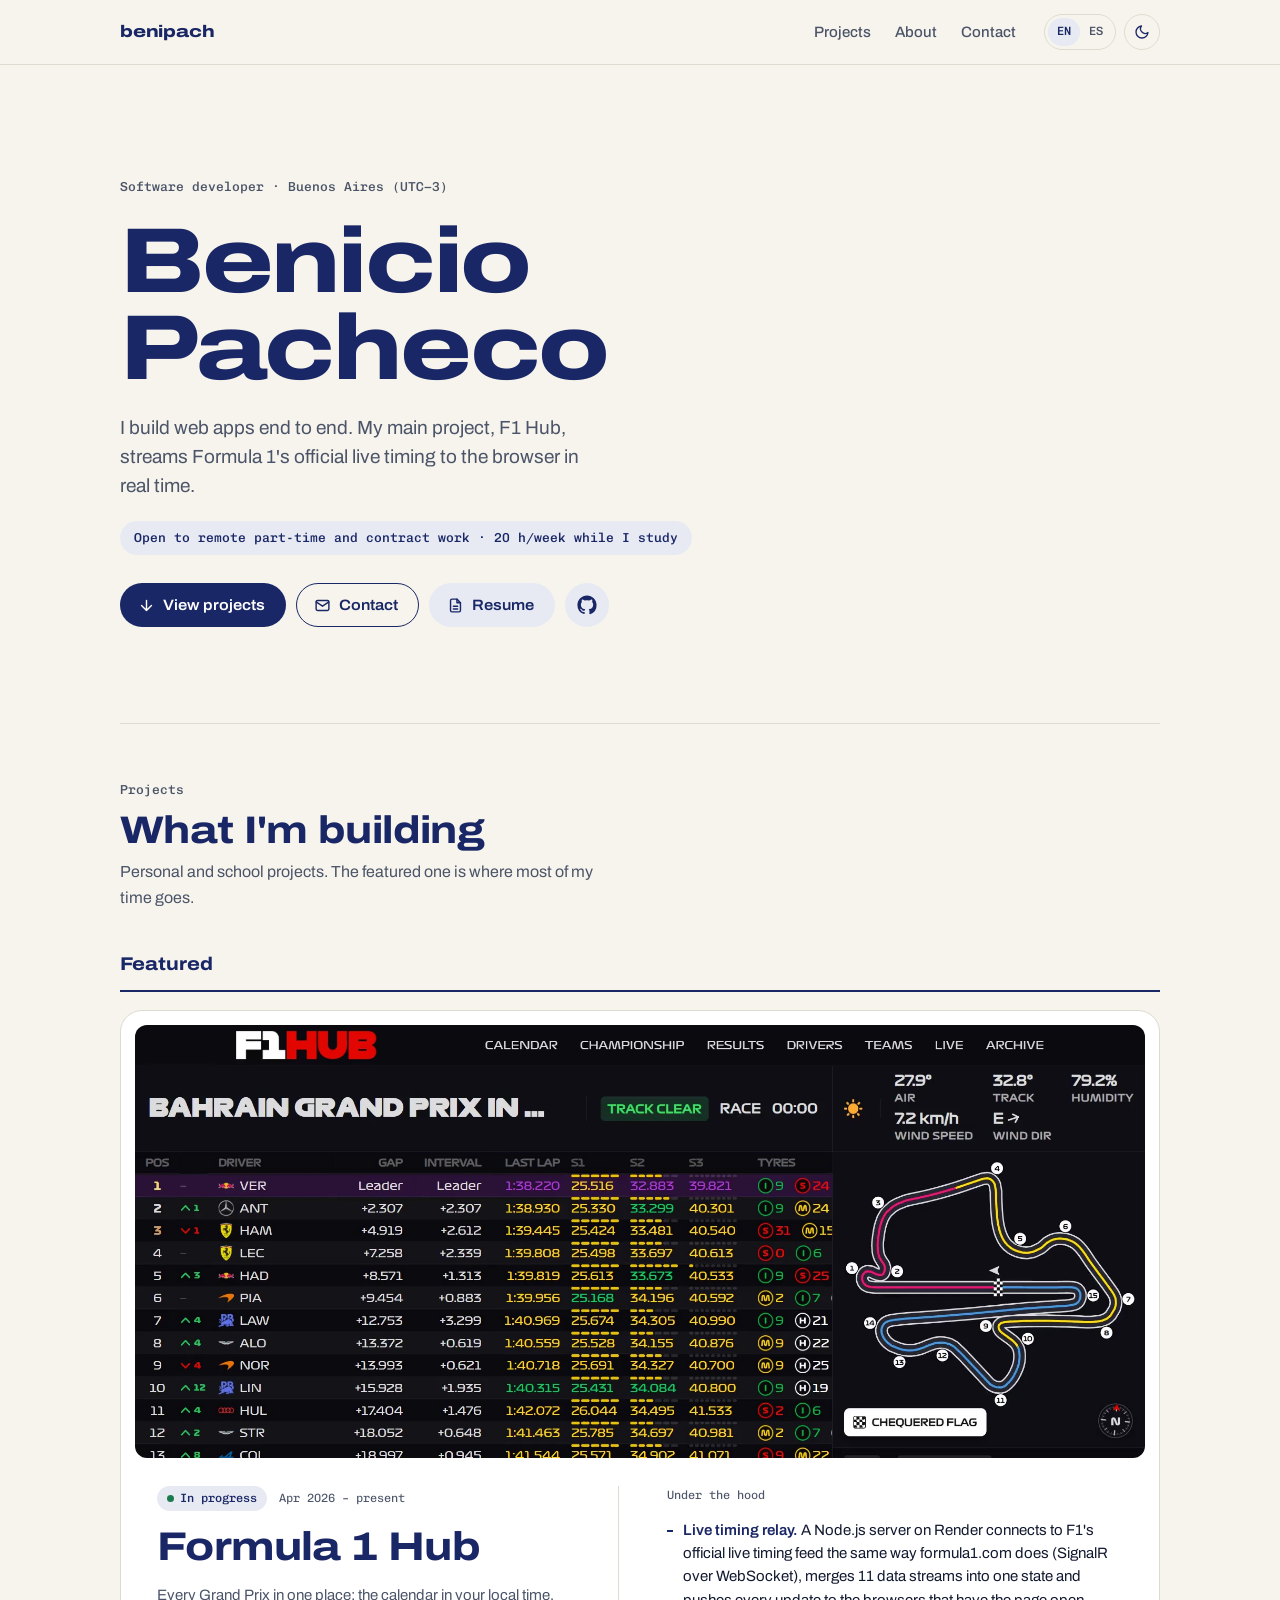
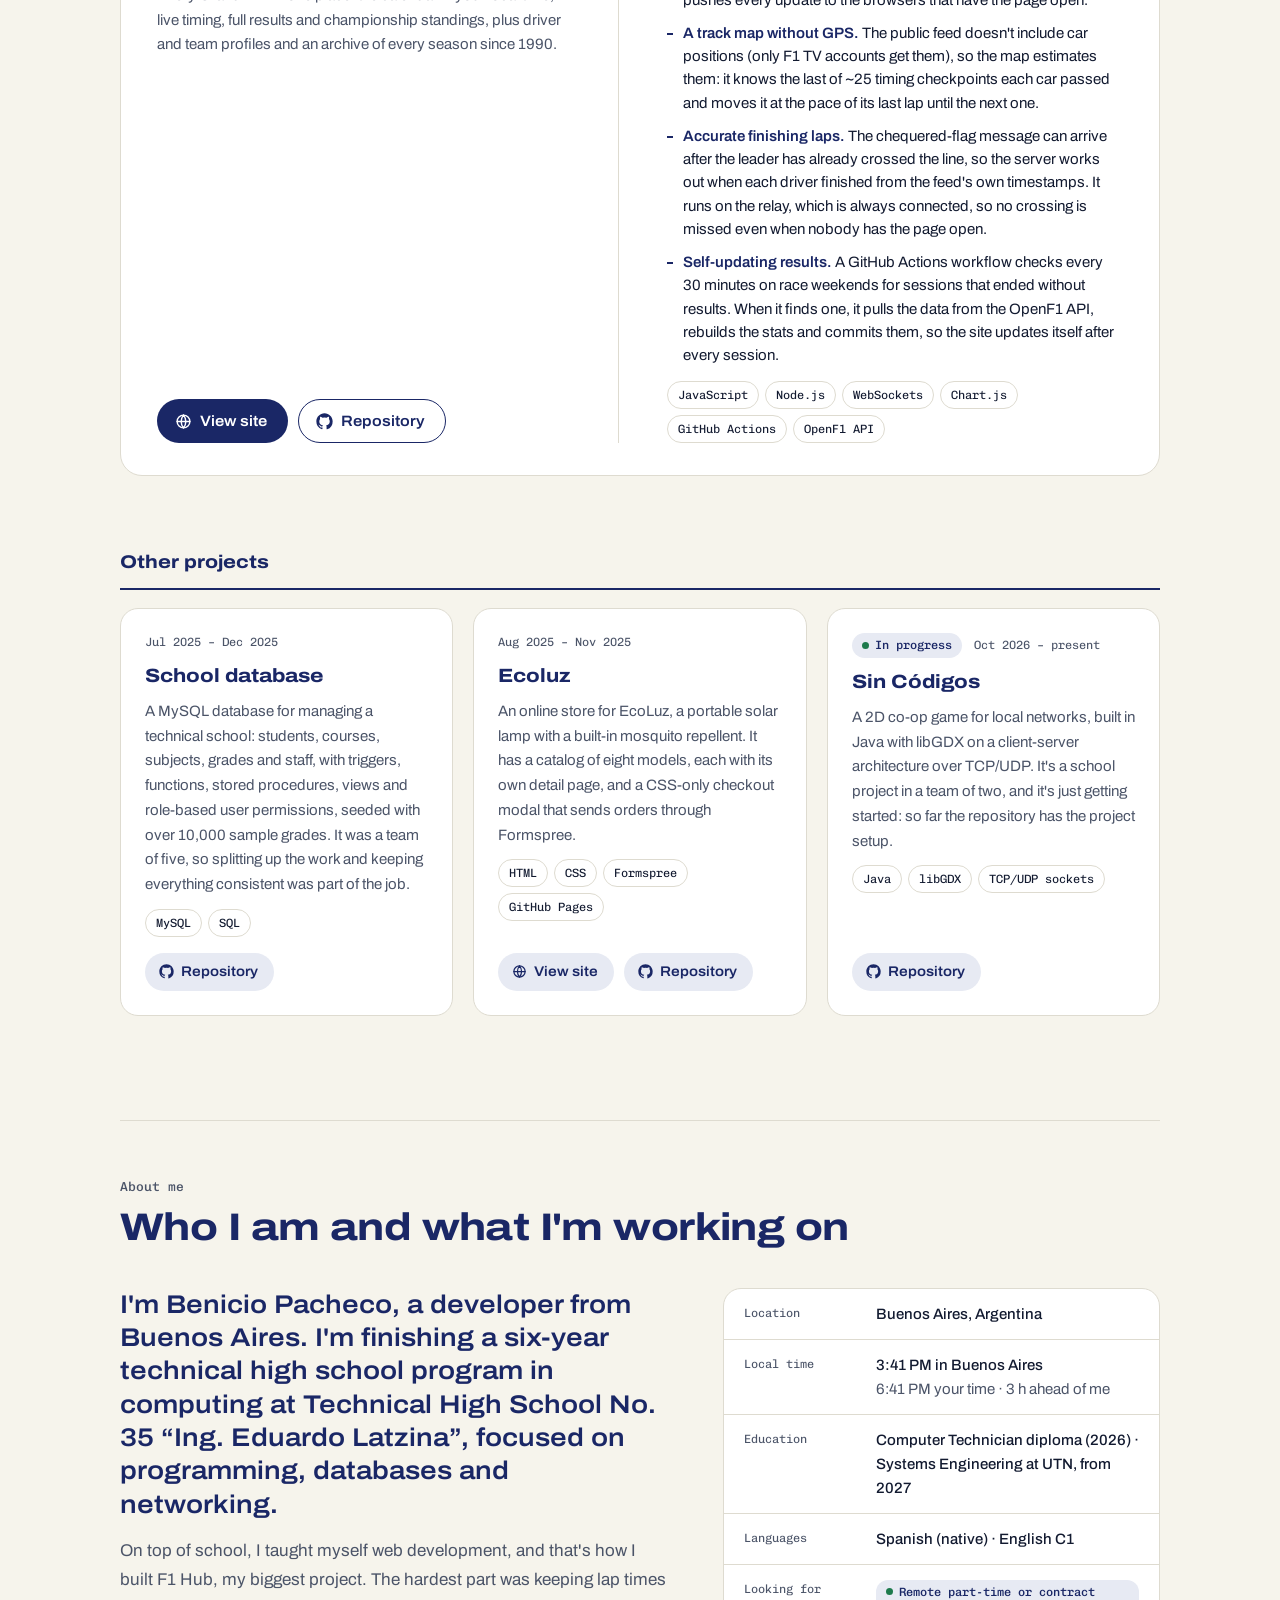
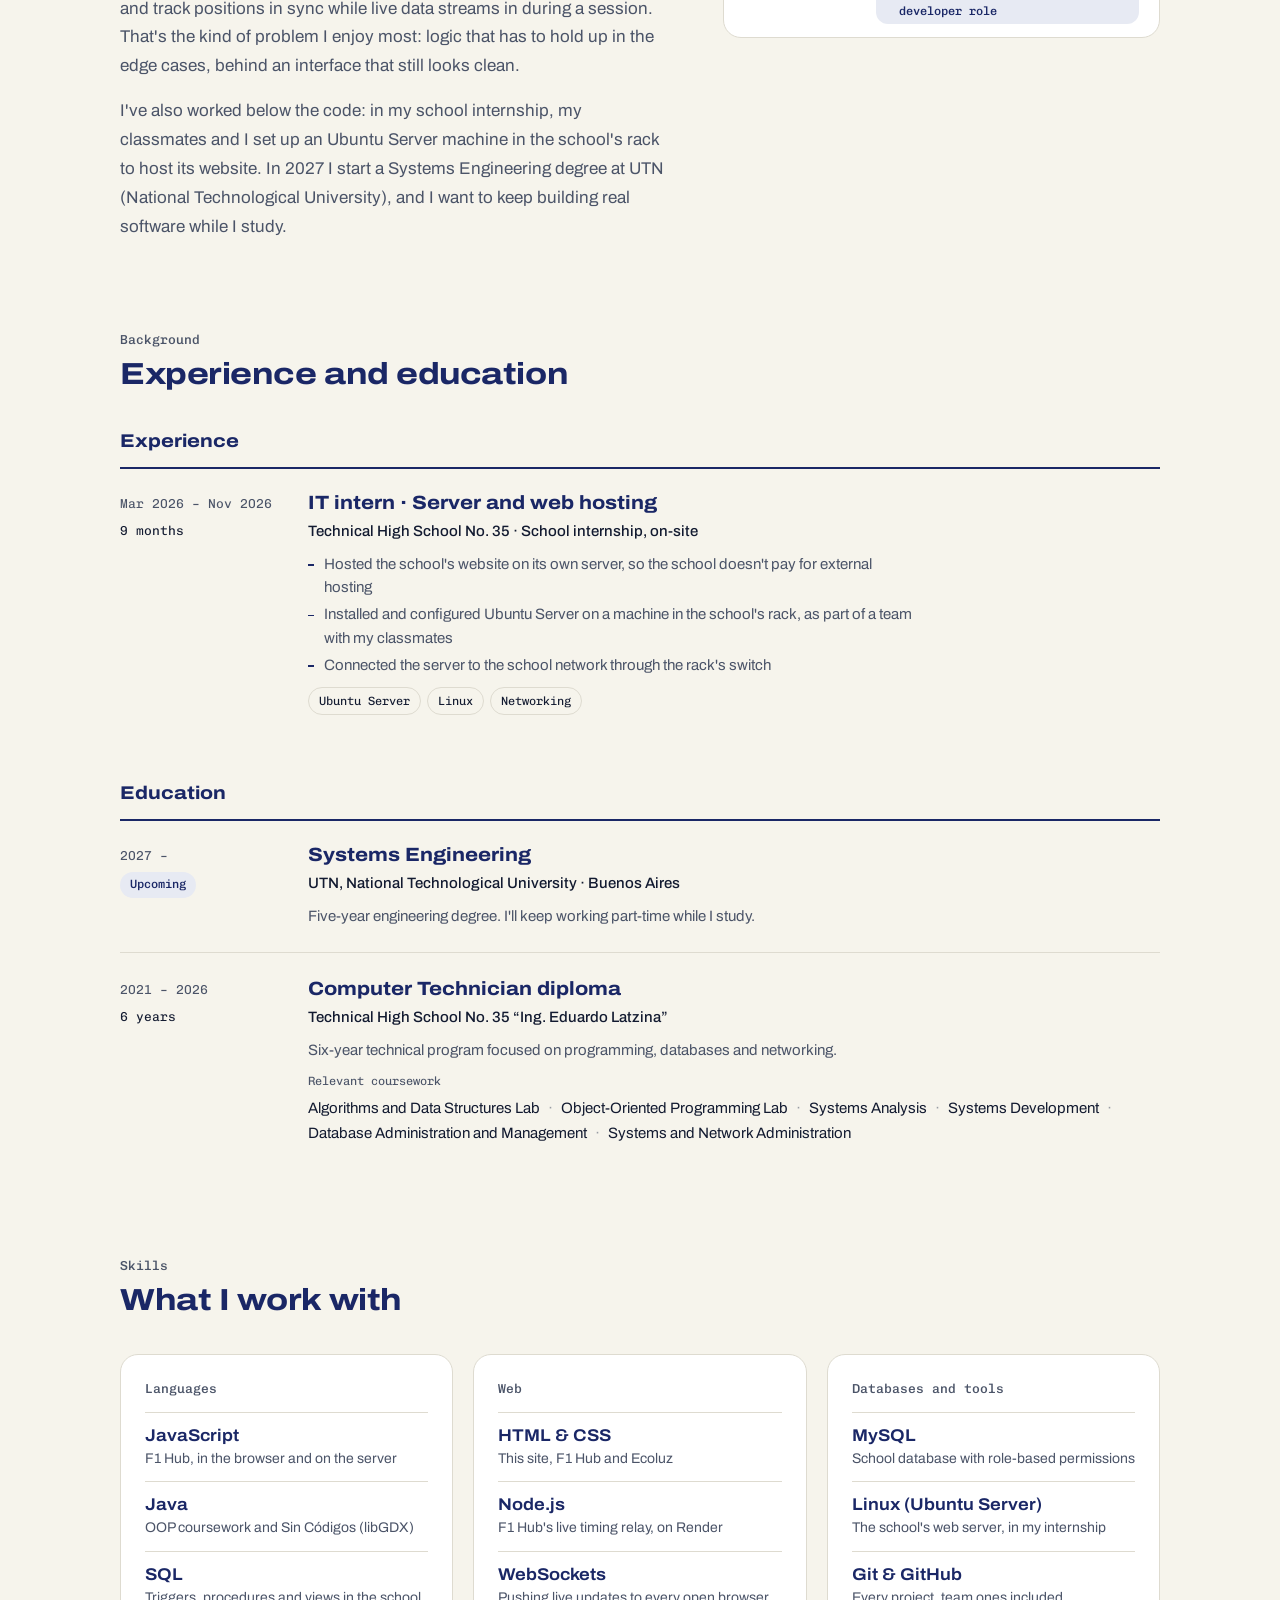
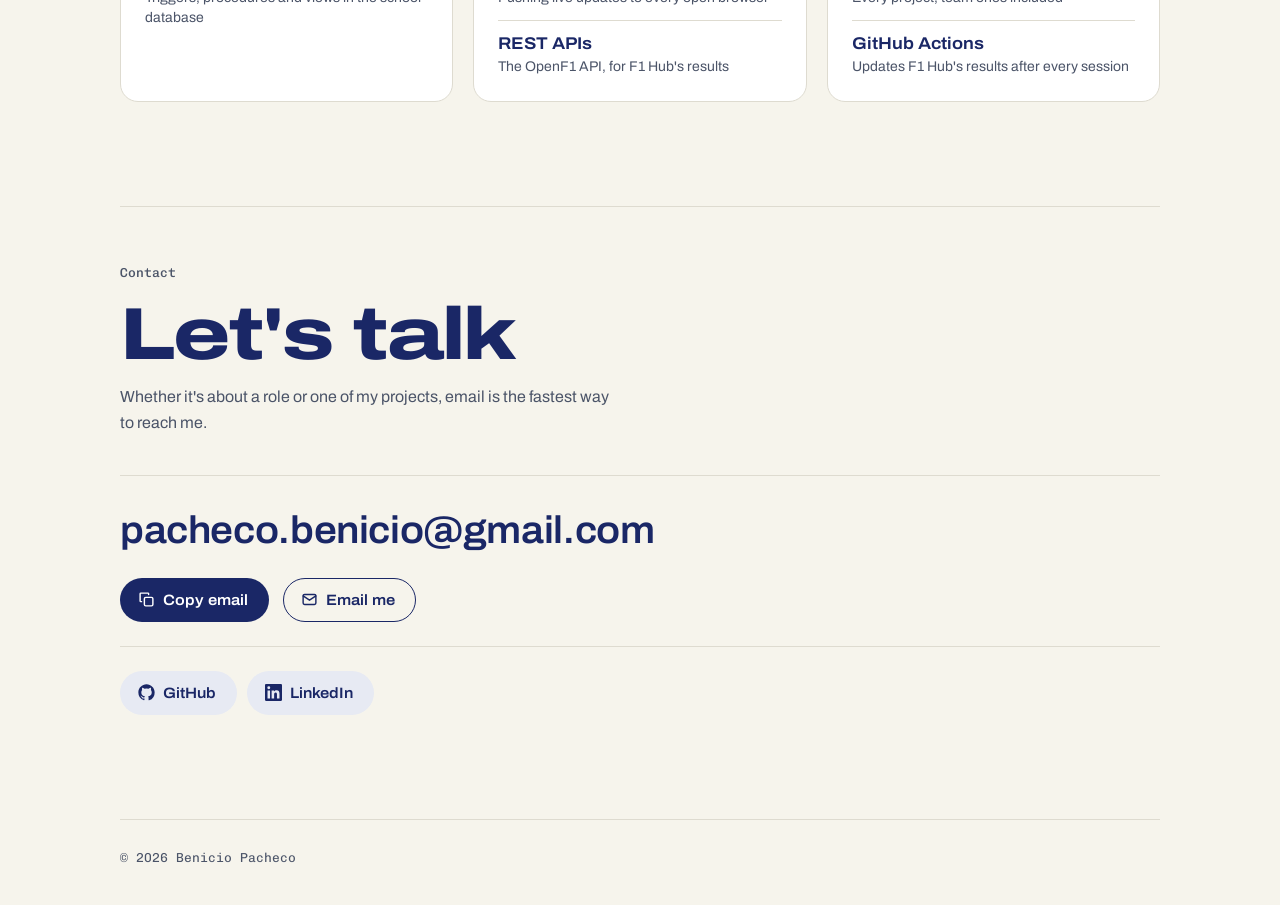
<file: index.html>
<!DOCTYPE html>
<html lang="en">
<head>
  <meta charset="UTF-8" />
  <meta name="viewport" content="width=device-width, initial-scale=1.0" />
  <title>Benicio Pacheco — Software Developer</title>
  <meta name="description" content="Benicio Pacheco, software developer from Buenos Aires, open to remote part-time and contract work. Projects, background and contact." />
  <link rel="canonical" href="https://benipach.dev/">
  <link rel="icon" href="img/icon.webp" type="image/webp">
  <link rel="icon" href="img/icon-32.png" type="image/png" sizes="32x32">
  <!-- iPhone/iPad home screen icon: iOS only takes a PNG -->
  <link rel="apple-touch-icon" href="img/icon-180.png">

  <!-- Link preview when sharing (LinkedIn, WhatsApp, X, Discord...) -->
  <meta property="og:type" content="website">
  <meta property="og:url" content="https://benipach.dev/">
  <meta property="og:title" content="Benicio Pacheco — Software Developer">
  <meta property="og:description" content="Software developer from Buenos Aires, open to remote part-time and contract work. Projects, background and contact.">
  <meta property="og:site_name" content="Benicio Pacheco">
  <meta property="og:locale" content="en_US">
  <meta property="og:locale:alternate" content="es_AR">
  <!-- JPG instead of WebP: LinkedIn doesn't reliably show WebP previews. 1200x630 is the size every network expects. -->
  <meta property="og:image" content="https://benipach.dev/img/og-image.jpg">
  <meta property="og:image:width" content="1200">
  <meta property="og:image:height" content="630">
  <meta property="og:image:alt" content="Benicio Pacheco, software developer in Buenos Aires, open to remote part-time and contract work.">
  <meta name="twitter:card" content="summary_large_image">

  <script>
    (function() {
      var root = document.documentElement;
      try {
        // Default: light mode. Only enable dark mode if the user explicitly chose it.
        if (localStorage.getItem('theme') === 'dark') {
          root.classList.add('dark');
        }
        // The HTML is in English. If the visitor chose Spanish, hide the page until
        // main.js translates it, so the English text doesn't flash first.
        // (Safety net: show it anyway after a moment, in case main.js fails to load.)
        if (localStorage.getItem('lang') === 'es') {
          root.lang = 'es';
          root.classList.add('i18n-pending');
          setTimeout(function() { root.classList.remove('i18n-pending'); }, 1500);
        }
      } catch (e) {}
    })();
  </script>
  <link rel="preconnect" href="https://fonts.googleapis.com" />
  <link rel="preconnect" href="https://fonts.gstatic.com" crossorigin />
  <link href="https://fonts.googleapis.com/css2?family=Archivo:wdth,wght@100..125,400..800&family=Chivo+Mono:wght@400;500&display=swap" rel="stylesheet" />
  <link rel="stylesheet" href="css/styles.css">
  <script src="js/translations.js"></script>
  <script src="js/main.js" defer></script>
</head>
<body>

  <!-- NAV -->
  <header class="site-header">
    <nav class="nav container" aria-label="Main">
      <a href="#" class="nav-logo">benipach</a>
      <ul class="nav-links">
        <li><a href="#projects" id="nav-link-projects">Projects</a></li>
        <li><a href="#about" id="nav-link-about">About</a></li>
        <li><a href="#contact" id="nav-link-contact">Contact</a></li>
      </ul>
      <div class="nav-actions">
        <div class="lang-switcher" role="group" aria-label="Language">
          <button type="button" class="lang-opt active" data-lang="en" aria-pressed="true">EN</button>
          <button type="button" class="lang-opt" data-lang="es" aria-pressed="false">ES</button>
        </div>
        <button type="button" class="icon-btn theme-toggle" id="theme-toggle" aria-label="Switch to dark mode">
          <!-- Moon: shown in light mode -->
          <svg class="theme-icon theme-icon--moon" xmlns="http://www.w3.org/2000/svg" width="16" height="16" viewBox="0 0 24 24" fill="none" stroke="currentColor" stroke-width="2" stroke-linecap="round" stroke-linejoin="round" aria-hidden="true">
            <path d="M21 12.79A9 9 0 1 1 11.21 3 7 7 0 0 0 21 12.79z"/>
          </svg>
          <!-- Sun: shown in dark mode -->
          <svg class="theme-icon theme-icon--sun" xmlns="http://www.w3.org/2000/svg" width="17" height="17" viewBox="0 0 24 24" fill="none" stroke="currentColor" stroke-width="2" stroke-linecap="round" stroke-linejoin="round" aria-hidden="true">
            <circle cx="12" cy="12" r="5"/><line x1="12" y1="1" x2="12" y2="3"/><line x1="12" y1="21" x2="12" y2="23"/>
            <line x1="4.22" y1="4.22" x2="5.64" y2="5.64"/><line x1="18.36" y1="18.36" x2="19.78" y2="19.78"/>
            <line x1="1" y1="12" x2="3" y2="12"/><line x1="21" y1="12" x2="23" y2="12"/>
            <line x1="4.22" y1="19.78" x2="5.64" y2="18.36"/><line x1="18.36" y1="5.64" x2="19.78" y2="4.22"/>
          </svg>
        </button>
        <button type="button" class="icon-btn nav-hamburger" id="nav-hamburger" aria-label="Open menu" aria-expanded="false" aria-controls="nav-mobile-menu">
          <span></span><span></span><span></span>
        </button>
      </div>
    </nav>

    <div class="nav-mobile-menu" id="nav-mobile-menu" hidden>
      <a href="#projects" id="mobile-link-projects">Projects</a>
      <a href="#about" id="mobile-link-about">About</a>
      <a href="#contact" id="mobile-link-contact">Contact</a>
    </div>
  </header>

  <main>

    <!-- HERO -->
    <section class="hero">
      <div class="container hero-inner">
        <p class="hero-eyebrow">Software developer · Buenos Aires (UTC−3)</p>
        <h1 class="hero-name">Benicio<br>Pacheco</h1>
        <p class="hero-desc">I build web apps end to end. My main project, F1 Hub, streams Formula 1's official live timing to the browser in real time.</p>
        <p class="hero-status">Open to remote part-time and contract work · 20 h/week while I study</p>
        <div class="hero-ctas">
          <a href="#projects" class="btn btn-primary hero-cta-1">
            <svg class="icon icon--down" viewBox="0 0 24 24" fill="none" stroke="currentColor" stroke-width="2" stroke-linecap="round" stroke-linejoin="round" xmlns="http://www.w3.org/2000/svg" aria-hidden="true"><path d="M12 5v14M19 12l-7 7-7-7"/></svg>
            View projects
          </a>
          <a href="#contact" class="btn btn-secondary hero-cta-2">
            <svg class="icon" viewBox="0 0 24 24" fill="none" stroke="currentColor" stroke-width="2" stroke-linecap="round" stroke-linejoin="round" xmlns="http://www.w3.org/2000/svg" aria-hidden="true"><rect x="3" y="5" width="18" height="14" rx="2"/><path d="m3 7 9 6 9-6"/></svg>
            Contact
          </a>
          <!-- main.js swaps the label and the PDF with the language: English resume (Letter) or Spanish CV (A4).
               The PDFs in cv/ are built by F:\dev\resume\build.ps1 and leave out the phone number. -->
          <a href="cv/Benicio-Pacheco-Resume.pdf" target="_blank" rel="noopener" class="btn btn-soft" id="hero-resume">
            <svg class="icon" viewBox="0 0 24 24" fill="none" stroke="currentColor" stroke-width="2" stroke-linecap="round" stroke-linejoin="round" xmlns="http://www.w3.org/2000/svg" aria-hidden="true"><path d="M14 3H7a2 2 0 0 0-2 2v14a2 2 0 0 0 2 2h10a2 2 0 0 0 2-2V8z"/><path d="M14 3v5h5M9 13h6M9 17h6"/></svg>
            Resume
          </a>
          <a href="https://github.com/benipach" target="_blank" rel="noopener" class="btn btn-soft btn-icon" aria-label="GitHub">
            <svg class="icon" viewBox="0 0 24 24" fill="currentColor" xmlns="http://www.w3.org/2000/svg" aria-hidden="true"><path d="M12 .5C5.65.5.5 5.65.5 12a11.5 11.5 0 0 0 7.86 10.92c.58.1.79-.25.79-.56v-2c-3.2.7-3.87-1.37-3.87-1.37-.52-1.33-1.28-1.69-1.28-1.69-1.04-.71.08-.7.08-.7 1.15.08 1.76 1.19 1.76 1.19 1.03 1.76 2.69 1.25 3.35.96.1-.75.4-1.25.73-1.54-2.55-.29-5.24-1.28-5.24-5.68 0-1.26.45-2.28 1.19-3.09-.12-.29-.52-1.46.11-3.05 0 0 .97-.31 3.17 1.18a11 11 0 0 1 5.77 0c2.2-1.49 3.17-1.18 3.17-1.18.63 1.59.23 2.76.11 3.05.74.81 1.19 1.83 1.19 3.09 0 4.41-2.69 5.39-5.25 5.67.41.36.78 1.06.78 2.14v3.17c0 .31.21.67.8.56A11.5 11.5 0 0 0 23.5 12C23.5 5.65 18.35.5 12 .5z"/></svg>
          </a>
        </div>
      </div>
    </section>

    <!-- PROJECTS -->
    <section id="projects" class="section section-projects">
      <div class="container">
        <div class="section-head">
          <p class="section-label">Projects</p>
          <h2 class="section-title">What I'm building</h2>
          <p class="section-sub">Personal and school projects. The featured one is where most of my time goes.</p>
        </div>

        <!-- Featured: big cards, a wide cover on top and two columns below:
             what the project is (left) and how it's built (right).
             To feature another project, move its card here from "Other projects"
             and give it the same format (cover + .project-body with .project-main and .project-inside). -->
        <h3 class="group-title" data-i18n="projFeatured">Featured</h3>
        <div class="project-list">

          <!-- F1 Hub: the cover is a muted video (built in F:\dev\f1-hub-cover\video with build-cover.ps1).
               main.js plays it only while it's on screen; with reduced motion the poster (its first frame) stays. -->
          <article class="project">
            <a class="project-cover" href="https://benipach.github.io/f1-hub-project" target="_blank" rel="noopener" tabindex="-1" aria-hidden="true">
              <!-- Phones get a 1280 px version: the card is ~400 px wide there -->
              <video poster="img/projects/f1hub-cover.webp" width="1920" height="824" muted loop playsinline preload="none">
                <source src="img/projects/f1hub-cover-mobile.mp4" type="video/mp4" media="(max-width: 700px)">
                <source src="img/projects/f1hub-cover.mp4" type="video/mp4">
              </video>
            </a>
            <div class="project-body">
              <div class="project-main">
                <div class="project-meta">
                  <span class="chip"><span class="status-dot" aria-hidden="true"></span><span data-i18n="projInProgress">In progress</span></span>
                  <span class="project-date" data-i18n="f1Date">Apr 2026 – present</span>
                </div>
                <h4 class="project-title">Formula 1 Hub</h4>
                <p class="project-desc" data-i18n="f1Desc">Every Grand Prix in one place: the calendar in your local time, live timing, full results and championship standings, plus driver and team profiles and an archive of every season since 1990.</p>
                <div class="project-links">
                  <a href="https://benipach.github.io/f1-hub-project" target="_blank" rel="noopener" class="btn btn-primary">
                    <svg class="icon" viewBox="0 0 24 24" fill="none" stroke="currentColor" stroke-width="2" stroke-linecap="round" stroke-linejoin="round" xmlns="http://www.w3.org/2000/svg" aria-hidden="true"><circle cx="12" cy="12" r="9"/><path d="M3 12h18M12 3a14 14 0 0 1 0 18M12 3a14 14 0 0 0 0 18"/></svg>
                    <span data-i18n="projSite">View site</span>
                  </a>
                  <a href="https://github.com/benipach/f1-hub-project" target="_blank" rel="noopener" class="btn btn-secondary">
                    <svg class="icon" viewBox="0 0 24 24" fill="currentColor" xmlns="http://www.w3.org/2000/svg" aria-hidden="true"><path d="M12 .5C5.65.5.5 5.65.5 12a11.5 11.5 0 0 0 7.86 10.92c.58.1.79-.25.79-.56v-2c-3.2.7-3.87-1.37-3.87-1.37-.52-1.33-1.28-1.69-1.28-1.69-1.04-.71.08-.7.08-.7 1.15.08 1.76 1.19 1.76 1.19 1.03 1.76 2.69 1.25 3.35.96.1-.75.4-1.25.73-1.54-2.55-.29-5.24-1.28-5.24-5.68 0-1.26.45-2.28 1.19-3.09-.12-.29-.52-1.46.11-3.05 0 0 .97-.31 3.17 1.18a11 11 0 0 1 5.77 0c2.2-1.49 3.17-1.18 3.17-1.18.63 1.59.23 2.76.11 3.05.74.81 1.19 1.83 1.19 3.09 0 4.41-2.69 5.39-5.25 5.67.41.36.78 1.06.78 2.14v3.17c0 .31.21.67.8.56A11.5 11.5 0 0 0 23.5 12C23.5 5.65 18.35.5 12 .5z"/></svg>
                    <span data-i18n="projRepo">Repository</span>
                  </a>
                </div>
              </div>
              <div class="project-inside">
                <p class="project-inside-label" data-i18n="projInside">Under the hood</p>
                <ul class="project-highlights">
                  <li><strong data-i18n="f1H1Lead">Live timing relay.</strong> <span data-i18n="f1H1">A Node.js server on Render connects to F1's official live timing feed the same way formula1.com does (SignalR over WebSocket), merges 11 data streams into one state and pushes every update to the browsers that have the page open.</span></li>
                  <li><strong data-i18n="f1H2Lead">A track map without GPS.</strong> <span data-i18n="f1H2">The public feed doesn't include car positions (only F1 TV accounts get them), so the map estimates them: it knows the last of ~25 timing checkpoints each car passed and moves it at the pace of its last lap until the next one.</span></li>
                  <li><strong data-i18n="f1H3Lead">Accurate finishing laps.</strong> <span data-i18n="f1H3">The chequered-flag message can arrive after the leader has already crossed the line, so the server works out when each driver finished from the feed's own timestamps. It runs on the relay, which is always connected, so no crossing is missed even when nobody has the page open.</span></li>
                  <li><strong data-i18n="f1H4Lead">Self-updating results.</strong> <span data-i18n="f1H4">A GitHub Actions workflow checks every 30 minutes on race weekends for sessions that ended without results. When it finds one, it pulls the data from the OpenF1 API, rebuilds the stats and commits them, so the site updates itself after every session.</span></li>
                </ul>
                <ul class="project-tech">
                  <li>JavaScript</li>
                  <li>Node.js</li>
                  <li>WebSockets</li>
                  <li>Chart.js</li>
                  <li>GitHub Actions</li>
                  <li>OpenF1 API</li>
                </ul>
              </div>
            </div>
          </article>

        </div>

        <!-- Other projects: compact cards without a cover, three to fill one row of the grid.
             Order: by what each one shows, strongest first (not by date). -->
        <h3 class="group-title group-title--spaced" data-i18n="projOther">Other projects</h3>
        <div class="project-grid">

          <!-- School database -->
          <article class="project-mini">
            <div class="project-meta">
              <span class="project-date" data-i18n="schoolDbDate">Jul 2025 – Dec 2025</span>
            </div>
            <h4 class="project-mini-title" data-i18n="schoolDbTitle">School database</h4>
            <p class="project-desc" data-i18n="schoolDbDesc">A MySQL database for managing a technical school: students, courses, subjects, grades and staff, with triggers, functions, stored procedures, views and role-based user permissions, seeded with over 10,000 sample grades. It was a team of five, so splitting up the work and keeping everything consistent was part of the job.</p>
            <ul class="project-tech">
              <li>MySQL</li>
              <li>SQL</li>
            </ul>
            <div class="project-links">
              <a href="https://github.com/benipach/bd-escuela" target="_blank" rel="noopener" class="btn btn-soft btn-sm">
                <svg class="icon" viewBox="0 0 24 24" fill="currentColor" xmlns="http://www.w3.org/2000/svg" aria-hidden="true"><path d="M12 .5C5.65.5.5 5.65.5 12a11.5 11.5 0 0 0 7.86 10.92c.58.1.79-.25.79-.56v-2c-3.2.7-3.87-1.37-3.87-1.37-.52-1.33-1.28-1.69-1.28-1.69-1.04-.71.08-.7.08-.7 1.15.08 1.76 1.19 1.76 1.19 1.03 1.76 2.69 1.25 3.35.96.1-.75.4-1.25.73-1.54-2.55-.29-5.24-1.28-5.24-5.68 0-1.26.45-2.28 1.19-3.09-.12-.29-.52-1.46.11-3.05 0 0 .97-.31 3.17 1.18a11 11 0 0 1 5.77 0c2.2-1.49 3.17-1.18 3.17-1.18.63 1.59.23 2.76.11 3.05.74.81 1.19 1.83 1.19 3.09 0 4.41-2.69 5.39-5.25 5.67.41.36.78 1.06.78 2.14v3.17c0 .31.21.67.8.56A11.5 11.5 0 0 0 23.5 12C23.5 5.65 18.35.5 12 .5z"/></svg>
                <span data-i18n="projRepo">Repository</span>
              </a>
            </div>
          </article>

          <!-- Ecoluz -->
          <article class="project-mini">
            <div class="project-meta">
              <span class="project-date" data-i18n="ecoluzDate">Aug 2025 – Nov 2025</span>
            </div>
            <h4 class="project-mini-title">Ecoluz</h4>
            <p class="project-desc" data-i18n="ecoluzDesc">An online store for EcoLuz, a portable solar lamp with a built-in mosquito repellent. It has a catalog of eight models, each with its own detail page, and a CSS-only checkout modal that sends orders through Formspree.</p>
            <ul class="project-tech">
              <li>HTML</li>
              <li>CSS</li>
              <li>Formspree</li>
              <li>GitHub Pages</li>
            </ul>
            <div class="project-links">
              <a href="https://benipach.github.io/Ecoluz/" target="_blank" rel="noopener" class="btn btn-soft btn-sm">
                <svg class="icon" viewBox="0 0 24 24" fill="none" stroke="currentColor" stroke-width="2" stroke-linecap="round" stroke-linejoin="round" xmlns="http://www.w3.org/2000/svg" aria-hidden="true"><circle cx="12" cy="12" r="9"/><path d="M3 12h18M12 3a14 14 0 0 1 0 18M12 3a14 14 0 0 0 0 18"/></svg>
                <span data-i18n="projSite">View site</span>
              </a>
              <a href="https://github.com/benipach/Ecoluz" target="_blank" rel="noopener" class="btn btn-soft btn-sm">
                <svg class="icon" viewBox="0 0 24 24" fill="currentColor" xmlns="http://www.w3.org/2000/svg" aria-hidden="true"><path d="M12 .5C5.65.5.5 5.65.5 12a11.5 11.5 0 0 0 7.86 10.92c.58.1.79-.25.79-.56v-2c-3.2.7-3.87-1.37-3.87-1.37-.52-1.33-1.28-1.69-1.28-1.69-1.04-.71.08-.7.08-.7 1.15.08 1.76 1.19 1.76 1.19 1.03 1.76 2.69 1.25 3.35.96.1-.75.4-1.25.73-1.54-2.55-.29-5.24-1.28-5.24-5.68 0-1.26.45-2.28 1.19-3.09-.12-.29-.52-1.46.11-3.05 0 0 .97-.31 3.17 1.18a11 11 0 0 1 5.77 0c2.2-1.49 3.17-1.18 3.17-1.18.63 1.59.23 2.76.11 3.05.74.81 1.19 1.83 1.19 3.09 0 4.41-2.69 5.39-5.25 5.67.41.36.78 1.06.78 2.14v3.17c0 .31.21.67.8.56A11.5 11.5 0 0 0 23.5 12C23.5 5.65 18.35.5 12 .5z"/></svg>
                <span data-i18n="projRepo">Repository</span>
              </a>
            </div>
          </article>

          <!-- Sin Códigos — just started: update the description once the game takes shape -->
          <article class="project-mini">
            <div class="project-meta">
              <span class="chip"><span class="status-dot" aria-hidden="true"></span><span data-i18n="projInProgress">In progress</span></span>
              <span class="project-date" data-i18n="sinCodDate">Oct 2026 – present</span>
            </div>
            <h4 class="project-mini-title">Sin Códigos</h4>
            <p class="project-desc" data-i18n="sinCodDesc">A 2D co-op game for local networks, built in Java with libGDX on a client-server architecture over TCP/UDP. It's a school project in a team of two, and it's just getting started: so far the repository has the project setup.</p>
            <ul class="project-tech">
              <li>Java</li>
              <li>libGDX</li>
              <li>TCP/UDP sockets</li>
            </ul>
            <div class="project-links">
              <a href="https://github.com/benipach/sin-codigos" target="_blank" rel="noopener" class="btn btn-soft btn-sm">
                <svg class="icon" viewBox="0 0 24 24" fill="currentColor" xmlns="http://www.w3.org/2000/svg" aria-hidden="true"><path d="M12 .5C5.65.5.5 5.65.5 12a11.5 11.5 0 0 0 7.86 10.92c.58.1.79-.25.79-.56v-2c-3.2.7-3.87-1.37-3.87-1.37-.52-1.33-1.28-1.69-1.28-1.69-1.04-.71.08-.7.08-.7 1.15.08 1.76 1.19 1.76 1.19 1.03 1.76 2.69 1.25 3.35.96.1-.75.4-1.25.73-1.54-2.55-.29-5.24-1.28-5.24-5.68 0-1.26.45-2.28 1.19-3.09-.12-.29-.52-1.46.11-3.05 0 0 .97-.31 3.17 1.18a11 11 0 0 1 5.77 0c2.2-1.49 3.17-1.18 3.17-1.18.63 1.59.23 2.76.11 3.05.74.81 1.19 1.83 1.19 3.09 0 4.41-2.69 5.39-5.25 5.67.41.36.78 1.06.78 2.14v3.17c0 .31.21.67.8.56A11.5 11.5 0 0 0 23.5 12C23.5 5.65 18.35.5 12 .5z"/></svg>
                <span data-i18n="projRepo">Repository</span>
              </a>
            </div>
          </article>

        </div>
      </div>
    </section>

    <!-- ABOUT -->
    <section id="about" class="section section-about">
      <div class="container">
        <div class="section-head">
          <p class="section-label">About me</p>
          <h2 class="section-title">Who I am and what I'm working on</h2>
        </div>

        <!-- Description + facts card -->
        <div class="about">
          <div class="about-text">
            <p class="about-lead" data-i18n="aboutLead">I'm Benicio Pacheco, a developer from Buenos Aires. I'm finishing a six-year technical high school program in computing at Technical High School No. 35 “Ing. Eduardo Latzina”, focused on programming, databases and networking.</p>
            <p data-i18n="aboutP1">On top of school, I taught myself web development, and that's how I built F1 Hub, my biggest project. The hardest part was keeping lap times and track positions in sync while live data streams in during a session. That's the kind of problem I enjoy most: logic that has to hold up in the edge cases, behind an interface that still looks clean.</p>
            <p data-i18n="aboutP2">I've also worked below the code: in my school internship, my classmates and I set up an Ubuntu Server machine in the school's rack to host its website. In 2027 I start a Systems Engineering degree at UTN (National Technological University), and I want to keep building real software while I study.</p>
          </div>

          <dl class="facts">
            <div><dt data-i18n="factLocation">Location</dt><dd data-i18n="factLocationValue">Buenos Aires, Argentina</dd></div>
            <!-- main.js writes both clocks and keeps them ticking; without JS the fallback stays -->
            <div><dt data-i18n="factTime">Local time</dt><dd class="fact-clocks"><span id="clock-mine">UTC−3 · Buenos Aires</span><span id="clock-yours"></span></dd></div>
            <div><dt data-i18n="factEducation">Education</dt><dd data-i18n="factEducationValue">Computer Technician diploma (2026) · Systems Engineering at UTN, from 2027</dd></div>
            <div><dt data-i18n="factLanguages">Languages</dt><dd data-i18n="factLanguagesValue">Spanish (native) · English C1</dd></div>
            <div><dt data-i18n="factLooking">Looking for</dt><dd><span class="chip"><span class="status-dot" aria-hidden="true"></span><span data-i18n="factLookingValue">Remote part-time or contract developer role</span></span></dd></div>
          </dl>
        </div>

        <!-- Background: one list, résumé style, everything visible (recruiters skim, they don't click).
             Experience first, then education; newest first inside each group.
             Each row: when (date, duration, status) on the left; what (role, place, achievements, tech) on the right.
             main.js calculates the duration (.cv-duration) from data-start and data-end (YYYY-MM);
             if the end date hasn't arrived yet, it counts up to the current month.
             data-unit="years" shows calendar years only (2021 to 2026 = 6 years), as for school.
             The status chip hides itself: "In progress" / "Current" (.cv-status) once data-end has passed,
             "Upcoming" (.cv-status[data-until]) once that month arrives; then update the row by hand. -->
        <div class="subsection">
          <div class="subsection-head">
            <p class="section-label" data-i18n="pathLabel">Background</p>
            <h3 class="subsection-title" data-i18n="pathTitle">Experience and education</h3>
          </div>

          <h4 class="group-title" data-i18n="pathWork">Experience</h4>
          <ol class="cv-list">
            <li class="cv-item">
              <div class="cv-when">
                <span class="cv-date" data-i18n="exp1Date">Mar 2026 – Nov 2026</span>
                <span class="cv-duration" data-start="2026-03" data-end="2026-11"></span>
                <span class="chip cv-status"><span class="status-dot" aria-hidden="true"></span><span data-i18n="statusCurrent">Current</span></span>
              </div>
              <div class="cv-what">
                <h5 class="cv-title" data-i18n="exp1Title">IT intern · Server and web hosting</h5>
                <p class="cv-org" data-i18n="exp1Org">Technical High School No. 35 · School internship, on-site</p>
                <ul class="cv-bullets">
                  <li data-i18n="exp1B1">Hosted the school's website on its own server, so the school doesn't pay for external hosting</li>
                  <li data-i18n="exp1B2">Installed and configured Ubuntu Server on a machine in the school's rack, as part of a team with my classmates</li>
                  <li data-i18n="exp1B3">Connected the server to the school network through the rack's switch</li>
                </ul>
                <ul class="project-tech">
                  <li>Ubuntu Server</li>
                  <li>Linux</li>
                  <li>Networking</li>
                </ul>
              </div>
            </li>
          </ol>

          <h4 class="group-title group-title--spaced" data-i18n="pathEducation">Education</h4>
          <ol class="cv-list">
            <li class="cv-item">
              <div class="cv-when">
                <span class="cv-date" data-i18n="edu2Date">2027 –</span>
                <span class="chip cv-status" data-until="2027-03"><span data-i18n="statusUpcoming">Upcoming</span></span>
              </div>
              <div class="cv-what">
                <h5 class="cv-title" data-i18n="edu2Title">Systems Engineering</h5>
                <p class="cv-org" data-i18n="edu2Org">UTN, National Technological University · Buenos Aires</p>
                <p class="cv-desc" data-i18n="edu2Desc">Five-year engineering degree. I'll keep working part-time while I study.</p>
              </div>
            </li>
            <li class="cv-item">
              <div class="cv-when">
                <span class="cv-date" data-i18n="edu1Date">2021 – 2026</span>
                <span class="cv-duration" data-start="2021-03" data-end="2026-11" data-unit="years"></span>
                <span class="chip cv-status"><span class="status-dot" aria-hidden="true"></span><span data-i18n="statusOngoing">In progress</span></span>
              </div>
              <div class="cv-what">
                <h5 class="cv-title" data-i18n="edu1Degree">Computer Technician diploma</h5>
                <p class="cv-org" data-i18n="edu1Title">Technical High School No. 35 “Ing. Eduardo Latzina”</p>
                <p class="cv-desc" data-i18n="edu1Desc">Six-year technical program focused on programming, databases and networking.</p>
                <!-- Only the subjects most relevant to a developer role. To add one, add an <li> with its data-i18n
                     (and the text in translations.js). -->
                <div class="cv-courses">
                  <p class="cv-courses-label" data-i18n="areaCoursework">Relevant coursework</p>
                  <ul>
                    <li data-i18n="subjAlgo">Algorithms and Data Structures Lab</li>
                    <li data-i18n="subjOop">Object-Oriented Programming Lab</li>
                    <li data-i18n="subjAnalysis">Systems Analysis</li>
                    <li data-i18n="subjSysDev">Systems Development</li>
                    <li data-i18n="subjDbAdmin">Database Administration and Management</li>
                    <li data-i18n="subjSysNetAdmin">Systems and Network Administration</li>
                  </ul>
                </div>
              </div>
            </li>
          </ol>
        </div>

        <!-- Skills: three cards by area. Each technology says where I've used it,
             so the list backs itself up. To add one, add an <li> with .stack-name and .stack-where
             (the note goes in translations.js under its data-i18n key). -->
        <div class="subsection">
          <div class="subsection-head">
            <p class="section-label">Skills</p>
            <h3 class="subsection-title" data-i18n="skillsTitle">What I work with</h3>
          </div>

          <div class="stack">
            <div class="stack-group">
              <h4 class="stack-title" data-i18n="skillLanguages">Languages</h4>
              <ul class="stack-items">
                <li><span class="stack-name">JavaScript</span><span class="stack-where" data-i18n="skJs">F1 Hub, in the browser and on the server</span></li>
                <li><span class="stack-name">Java</span><span class="stack-where" data-i18n="skJava">OOP coursework and Sin Códigos (libGDX)</span></li>
                <li><span class="stack-name">SQL</span><span class="stack-where" data-i18n="skSql">Triggers, procedures and views in the school database</span></li>
              </ul>
            </div>
            <div class="stack-group">
              <h4 class="stack-title">Web</h4>
              <ul class="stack-items">
                <li><span class="stack-name">HTML &amp; CSS</span><span class="stack-where" data-i18n="skHtml">This site, F1 Hub and Ecoluz</span></li>
                <li><span class="stack-name">Node.js</span><span class="stack-where" data-i18n="skNode">F1 Hub's live timing relay, on Render</span></li>
                <li><span class="stack-name">WebSockets</span><span class="stack-where" data-i18n="skWs">Pushing live updates to every open browser</span></li>
                <li><span class="stack-name">REST APIs</span><span class="stack-where" data-i18n="skRest">The OpenF1 API, for F1 Hub's results</span></li>
              </ul>
            </div>
            <div class="stack-group">
              <h4 class="stack-title" data-i18n="skillDataTools">Databases and tools</h4>
              <ul class="stack-items">
                <li><span class="stack-name">MySQL</span><span class="stack-where" data-i18n="skMysql">School database with role-based permissions</span></li>
                <li><span class="stack-name">Linux (Ubuntu Server)</span><span class="stack-where" data-i18n="skLinux">The school's web server, in my internship</span></li>
                <li><span class="stack-name">Git &amp; GitHub</span><span class="stack-where" data-i18n="skGit">Every project, team ones included</span></li>
                <li><span class="stack-name">GitHub Actions</span><span class="stack-where" data-i18n="skActions">Updates F1 Hub's results after every session</span></li>
              </ul>
            </div>
          </div>
        </div>
      </div>
    </section>

    <!-- CONTACT -->
    <section id="contact" class="section section-contact">
      <div class="container">
        <div class="section-head">
          <p class="section-label">Contact</p>
          <h2 class="section-title">Let's talk</h2>
          <p class="section-sub">Whether it's about a role or one of my projects, email is the fastest way to reach me.</p>
        </div>

        <!-- Email is the main channel. The "Copy" button uses the clipboard;
             if the browser doesn't allow it, it selects the address so it can be copied by hand. -->
        <div class="contact-mail">
          <p class="contact-address" id="contact-address">pacheco.benicio@gmail.com</p>
          <div class="contact-actions">
            <button type="button" class="btn btn-primary" id="copy-email" data-email="pacheco.benicio@gmail.com">
              <svg class="icon icon--copy" viewBox="0 0 24 24" fill="none" stroke="currentColor" stroke-width="2" stroke-linecap="round" stroke-linejoin="round" xmlns="http://www.w3.org/2000/svg" aria-hidden="true"><rect x="9" y="9" width="12" height="12" rx="2"/><path d="M5 15H4a1 1 0 0 1-1-1V4a1 1 0 0 1 1-1h10a1 1 0 0 1 1 1v1"/></svg>
              <svg class="icon icon--check" viewBox="0 0 24 24" fill="none" stroke="currentColor" stroke-width="2" stroke-linecap="round" stroke-linejoin="round" xmlns="http://www.w3.org/2000/svg" aria-hidden="true"><path d="M20 6 9 17l-5-5"/></svg>
              <span data-i18n="contactCopy">Copy email</span>
            </button>
            <a href="mailto:pacheco.benicio@gmail.com" class="btn btn-secondary">
              <svg class="icon" viewBox="0 0 24 24" fill="none" stroke="currentColor" stroke-width="2" stroke-linecap="round" stroke-linejoin="round" xmlns="http://www.w3.org/2000/svg" aria-hidden="true"><rect x="3" y="5" width="18" height="14" rx="2"/><path d="m3 7 9 6 9-6"/></svg>
              <span data-i18n="contactWrite">Email me</span>
            </a>
            <span class="contact-status" id="copy-status" role="status" aria-live="polite"></span>
          </div>
        </div>

        <!-- Other channels -->
        <ul class="contact-others">
          <li>
            <a href="https://github.com/benipach" target="_blank" rel="noopener" class="btn btn-soft">
              <svg class="icon" viewBox="0 0 24 24" fill="currentColor" xmlns="http://www.w3.org/2000/svg" aria-hidden="true"><path d="M12 .5C5.65.5.5 5.65.5 12a11.5 11.5 0 0 0 7.86 10.92c.58.1.79-.25.79-.56v-2c-3.2.7-3.87-1.37-3.87-1.37-.52-1.33-1.28-1.69-1.28-1.69-1.04-.71.08-.7.08-.7 1.15.08 1.76 1.19 1.76 1.19 1.03 1.76 2.69 1.25 3.35.96.1-.75.4-1.25.73-1.54-2.55-.29-5.24-1.28-5.24-5.68 0-1.26.45-2.28 1.19-3.09-.12-.29-.52-1.46.11-3.05 0 0 .97-.31 3.17 1.18a11 11 0 0 1 5.77 0c2.2-1.49 3.17-1.18 3.17-1.18.63 1.59.23 2.76.11 3.05.74.81 1.19 1.83 1.19 3.09 0 4.41-2.69 5.39-5.25 5.67.41.36.78 1.06.78 2.14v3.17c0 .31.21.67.8.56A11.5 11.5 0 0 0 23.5 12C23.5 5.65 18.35.5 12 .5z"/></svg>
              GitHub
            </a>
          </li>
          <li>
            <a href="https://linkedin.com/in/benicio-pacheco" target="_blank" rel="noopener" class="btn btn-soft">
              <svg class="icon" viewBox="0 0 24 24" fill="currentColor" xmlns="http://www.w3.org/2000/svg" aria-hidden="true"><path d="M20.45 20.45h-3.56v-5.57c0-1.33-.02-3.04-1.85-3.04-1.86 0-2.14 1.45-2.14 2.94v5.67H9.35V9h3.41v1.56h.05c.48-.9 1.64-1.85 3.37-1.85 3.6 0 4.27 2.37 4.27 5.46v6.28zM5.34 7.43a2.06 2.06 0 1 1 0-4.13 2.06 2.06 0 0 1 0 4.13zM7.12 20.45H3.56V9h3.56v11.45zM22.22 0H1.77C.79 0 0 .77 0 1.73v20.54C0 23.23.79 24 1.77 24h20.45c.98 0 1.78-.77 1.78-1.73V1.73C24 .77 23.2 0 22.22 0z"/></svg>
              LinkedIn
            </a>
          </li>
        </ul>
      </div>
    </section>

  </main>

  <!-- FOOTER -->
  <footer class="site-footer">
    <div class="container">
      <div class="footer-inner">
        <span>© 2026 Benicio Pacheco</span>
      </div>
    </div>
  </footer>

  <!-- Visit stats (GoatCounter): no cookies, so no consent banner needed. Dashboard: benipach.goatcounter.com -->
  <script data-goatcounter="https://benipach.goatcounter.com/count" async src="https://gc.zgo.at/count.js"></script>

</body>
</html>
</file>
<file: css/styles.css>
/* ════════════════════════════════════════════════
   Marino — cream and navy, Archivo + Chivo Mono
   Every color lives in :root (light mode) and is
   redefined in html.dark (dark mode). To adjust the
   palette, change only these variables.
   ════════════════════════════════════════════════ */

:root {
  /* Colors — light mode (contrast vs. --bg in parentheses) */
  --bg:          #F6F4EC;  /* cream background */
  --surface:     #FFFFFF;  /* cards */
  --text:        #121A30;  /* body text (15.7:1) */
  --text-muted:  #4B5468;  /* secondary text (6.9:1) */
  --border:      #DEDBD0;  /* borders and dividers (decorative) */
  --heading:     #1A2766;  /* navy headings (12.5:1) */
  --accent:      #1A2766;  /* primary button, links and focus */
  --accent-hover: #2B3C8F; /* primary button on hover */
  --on-accent:   #FFFFFF;  /* text on --accent (13.8:1) */
  --soft:        #E7EAF3;  /* soft background: chips, hero status pill, hover */
  --on-soft:     #1A2766;  /* text on --soft (11.4:1) */
  --status:      #1D7A4C;  /* "in progress" dot (graphic, 4.4:1 on --soft) */
  --dash:        color-mix(in srgb, var(--text-muted) 55%, transparent); /* dashed borders and dividers (decorative) */
  --cover-bg:    #1A2766;  /* text-only project cover */
  --cover-fg:    #F6F4EC;  /* name on --cover-bg (12.5:1) */
  --nav-bg:      rgb(246 244 236 / 0.88);
  --scrollbar-track: #F6F4EC; /* scrollbar: track (same as --bg) */
  --scrollbar-thumb: #A8ADBC; /* the draggable part */
  --scrollbar-hover: #1A2766; /* on hover: navy */

  /* Typography */
  --font-sans: 'Archivo', system-ui, -apple-system, 'Segoe UI', Roboto, sans-serif;
  --font-mono: 'Chivo Mono', ui-monospace, 'Cascadia Mono', Consolas, monospace;

  /* Sizes */
  --container: 1040px;
  --gutter: clamp(20px, 5vw, 48px);
  --radius-card: 18px;
  --radius-img: 12px;
  --nav-height: 64px;
  --ease: 150ms ease;
  --ease-swift: cubic-bezier(0.65, 0, 0.35, 1);   /* fast in and out: fills, underlines */
  --ease-spring: cubic-bezier(0.34, 1.56, 0.64, 1); /* slight bounce: icons */

  color-scheme: light;
}

html.dark {
  --bg:          #0E1530;  /* deep navy background */
  --surface:     #151E3D;
  --text:        #F4F1E8;  /* cream (15.9:1) */
  --text-muted:  #B0B7CB;  /* (9.0:1) */
  --border:      #28325A;
  --heading:     #F4F1E8;
  --accent:      #C3CEFF;  /* (11.6:1) */
  --accent-hover: #DDE3FF;
  --on-accent:   #0E1530;
  --soft:        #1F2A55;
  --on-soft:     #DDE3FF;  /* (10.9:1 on --soft) */
  --status:      #5FD39A;
  --cover-bg:    #1F2A55;
  --cover-fg:    #DDE3FF;  /* (10.9:1) */
  --nav-bg:      rgb(14 21 48 / 0.88);
  --scrollbar-track: #0E1530;
  --scrollbar-thumb: #3A4675;
  --scrollbar-hover: #C3CEFF;

  color-scheme: dark;
}

/* ── Base ── */
*, *::before, *::after { box-sizing: border-box; margin: 0; padding: 0; }

html {
  scroll-behavior: smooth;
  scroll-padding-top: calc(var(--nav-height) + 16px);
  -webkit-text-size-adjust: 100%;
  /* Phones paint a blue box over whatever you tap: the buttons and links already
     react on their own, and keyboard focus keeps its :focus-visible outline */
  -webkit-tap-highlight-color: transparent;
}

/* Spanish-speaking visitor: the page stays hidden until main.js translates it
   (see the script in <head>), so the English text doesn't flash first */
html.i18n-pending body { visibility: hidden; }

body {
  background: var(--bg);
  color: var(--text);
  font-family: var(--font-sans);
  font-size: 1rem;
  line-height: 1.6;
  -webkit-font-smoothing: antialiased;
}

img, svg { display: block; max-width: 100%; }
ul, ol { list-style: none; }
a { color: inherit; }
button { font: inherit; color: inherit; background: none; border: 0; cursor: pointer; }

::selection { background: var(--accent); color: var(--on-accent); }

/* Scrollbar that matches the theme.
   Chrome, Edge and Safari use ::-webkit-scrollbar (which allows shape and border);
   Firefox doesn't support it and uses scrollbar-color. They're split with @supports
   because Chrome ignores ::-webkit-scrollbar whenever scrollbar-color is set. */
@supports not selector(::-webkit-scrollbar) {
  html {
    scrollbar-width: thin;
    scrollbar-color: var(--scrollbar-thumb) var(--scrollbar-track);
  }
}

::-webkit-scrollbar {
  width: 12px;
  height: 12px;
}

::-webkit-scrollbar-track,
::-webkit-scrollbar-corner { background: var(--scrollbar-track); }

::-webkit-scrollbar-thumb {
  border: 3px solid var(--scrollbar-track); /* leaves room around it so the thumb looks like it floats */
  border-radius: 999px;
  background: var(--scrollbar-thumb);
}

::-webkit-scrollbar-thumb:hover { background: var(--scrollbar-hover); }

/* The focus outline follows each control's shape (rounded buttons,
   circular icons); only text links get an extra rounded corner */
:focus-visible {
  outline: 2px solid var(--accent);
  outline-offset: 3px;
}

:where(.nav-links a, .nav-mobile-menu a, .nav-logo):focus-visible { border-radius: 4px; }

.container {
  width: 100%;
  max-width: calc(var(--container) + 2 * var(--gutter));
  margin-inline: auto;
  padding-inline: var(--gutter);
}

/* ── Navigation ── */
.site-header {
  position: sticky;
  top: 0;
  z-index: 100;
  background: var(--nav-bg);
  backdrop-filter: blur(10px);
  -webkit-backdrop-filter: blur(10px);
  border-bottom: 1px solid var(--border);
}

.nav {
  display: flex;
  align-items: center;
  gap: 28px;
  height: var(--nav-height);
}

.nav-logo {
  margin-right: auto;
  font-size: 1.05rem;
  font-weight: 800;
  font-stretch: 125%;
  letter-spacing: -0.01em;
  color: var(--heading);
  text-decoration: none;
}

.nav-links {
  display: flex;
  gap: 24px;
}

/* Menu links: a solid line that draws in on hover (see Interactions) */
.nav-links a {
  padding-block: 4px;
  font-size: 0.9375rem;
  font-weight: 500;
  color: var(--text-muted);
  text-decoration: none;
  background: linear-gradient(currentColor, currentColor) no-repeat 100% 100% / 0 1.5px;
  transition: color 300ms var(--ease-swift), background-size 450ms var(--ease-swift);
}

.nav-actions {
  display: flex;
  align-items: center;
  gap: 8px;
}

/* Language switcher: a 36px-tall segmented control (same as the icon buttons).
   The background pill slides to the active option; main.js sets data-active="en|es". */
.lang-switcher {
  position: relative;
  display: grid;
  grid-template-columns: 1fr 1fr;
  height: 36px;
  padding: 3px;
  border: 1px solid var(--border);
  border-radius: 999px;
  font-family: var(--font-mono);
  font-size: 0.75rem;
  font-weight: 500;
}

.lang-switcher::before {
  content: "";
  position: absolute;
  top: 3px;
  bottom: 3px;
  left: 3px;
  width: calc(50% - 3px);
  border-radius: 999px;
  background: var(--soft);
}

.lang-switcher[data-active="es"]::before { transform: translateX(100%); }

/* No animation on page load; main.js adds .is-ready after the first render */
.lang-switcher.is-ready::before { transition: transform 300ms var(--ease-swift); }

.lang-opt {
  position: relative; /* above the pill */
  padding-inline: 9px;
  border-radius: 999px;
  color: var(--text-muted);
  transition: color var(--ease);
}

.lang-opt.active { color: var(--on-soft); }

/* Icon buttons (theme and mobile menu): 36px circles */
.icon-btn {
  display: grid;
  place-items: center;
  width: 36px;
  height: 36px;
  border: 1px solid var(--border);
  border-radius: 50%;
  color: var(--heading);
  transition: border-color var(--ease), background-color var(--ease), transform var(--ease);
}

.theme-icon--sun { display: none; }
html.dark .theme-icon--sun { display: block; }
html.dark .theme-icon--moon { display: none; }

.nav-hamburger {
  display: none;
  gap: 4px;
  align-content: center;
}

.nav-hamburger span {
  display: block;
  width: 16px;
  height: 1.5px;
  background: currentColor;
  transition: transform 300ms var(--ease-swift), opacity var(--ease);
}

.nav-hamburger.open span:nth-child(1) { transform: translateY(5.5px) rotate(45deg); }
.nav-hamburger.open span:nth-child(2) { opacity: 0; }
.nav-hamburger.open span:nth-child(3) { transform: translateY(-5.5px) rotate(-45deg); }

.nav-mobile-menu {
  display: flex;
  flex-direction: column;
  padding: 8px var(--gutter) 16px;
  border-top: 1px solid var(--border);
  opacity: 0;
  transition: opacity var(--ease);
}

.nav-mobile-menu.open { opacity: 1; }
.nav-mobile-menu[hidden] { display: none; }

.nav-mobile-menu a {
  padding: 12px 0;
  font-size: 1rem;
  font-weight: 600;
  font-stretch: 110%;
  color: var(--heading);
  text-decoration: none;
  border-bottom: 1px solid var(--border);
  transition: color var(--ease);
}

.nav-mobile-menu a:last-child { border-bottom: 0; }

@media (max-width: 760px) {
  .nav-links { display: none; }
  .nav-hamburger { display: grid; }
}

/* ── Buttons ──
   Every action on the page is a .btn: a pill with an icon on the left that says
   where it goes (globe = live site, GitHub logo = code, envelope = email...).
   Three tones, by importance within each block:
   - .btn-primary (filled): the main action. One per block.
   - .btn-secondary (outlined): the alternative.
   - .btn-soft (tinted): everything else.
   Two modifiers: .btn-sm (compact project cards) and .btn-icon (icon only:
   needs an aria-label; only for logos everyone recognizes).
   Also in the navbar: .icon-btn (theme, menu) and .lang-switcher. See Navigation.
   On hover they lift a little and their color deepens (see Interactions);
   on press, buttons and icon buttons sink in slightly. */
.btn {
  display: inline-flex;
  align-items: center;
  justify-content: center;
  gap: 8px;
  min-height: 44px; /* comfortable to tap on a phone */
  padding: 10px 20px 10px 17px; /* a bit less on the icon side, so it looks centered */
  border: 1.5px solid transparent;
  border-radius: 999px;
  font-size: 0.9375rem;
  font-weight: 600;
  font-stretch: 108%;
  line-height: 1.2;
  text-decoration: none;
  white-space: nowrap;
  transition:
    background-color 200ms ease,
    border-color 200ms ease,
    box-shadow 250ms var(--ease-swift),
    transform 250ms var(--ease-swift);
}

.btn-primary {
  background: var(--accent);
  color: var(--on-accent);
}

.btn-secondary {
  border-color: var(--heading);
  color: var(--heading);
}

.btn-soft {
  background: var(--soft);
  color: var(--on-soft);
}

.btn-sm {
  gap: 7px;
  min-height: 38px;
  padding: 7px 15px 7px 13px;
  font-size: 0.875rem;
}

.btn-icon {
  width: 44px;
  padding: 0;
}

/* Icons: 24×24 SVGs drawn with currentColor, so they follow the text in both themes */
.icon {
  width: 17px;
  height: 17px;
  flex: none;
  transition: transform 300ms var(--ease-spring);
}

.btn-sm .icon { width: 15px; height: 15px; }
.btn-icon .icon { width: 20px; height: 20px; }

/* Copy email: the copy icon turns into a check for a moment (main.js adds .is-copied) */
.icon--check,
.is-copied .icon--copy { display: none; }
.is-copied .icon--check { display: block; animation: icon-in 400ms var(--ease-spring); }

/* ── Hero ── */
.hero-inner {
  display: grid;
  justify-items: start;
  gap: 20px;
  padding-block: clamp(56px, 10vw, 112px) clamp(56px, 8vw, 96px);
}

.hero-eyebrow {
  font-family: var(--font-mono);
  font-size: 0.8125rem;
  font-weight: 500;
  color: var(--text-muted);
}

.hero-name {
  font-size: clamp(2.75rem, 9vw, 5.75rem);
  font-weight: 800;
  font-stretch: 125%;
  line-height: 0.95;
  letter-spacing: -0.025em;
  color: var(--heading);
}

.hero-desc {
  max-width: 44ch;
  font-size: clamp(1.0625rem, 1.6vw, 1.1875rem);
  line-height: 1.55;
  color: var(--text-muted);
}

.hero-status {
  padding: 8px 14px;
  border-radius: 999px;
  background: var(--soft);
  color: var(--on-soft);
  font-family: var(--font-mono);
  font-size: 0.8125rem;
  font-weight: 500;
  line-height: 1.4;
}

.hero-ctas {
  display: flex;
  flex-wrap: wrap;
  align-items: center;
  gap: 10px;
  margin-top: 8px;
}

@media (max-width: 480px) {
  /* The wide font takes up a lot of room, so it gets a bit narrower on phones */
  .hero-name { font-stretch: 112%; }
  .hero-status { border-radius: 14px; }
}

/* ── Sections ── */
.section {
  padding-block: 0 clamp(64px, 9vw, 104px);
}

.section-head {
  display: grid;
  gap: 8px;
  padding-block: clamp(40px, 6vw, 56px) clamp(28px, 4vw, 40px);
  border-top: 1px solid var(--border); /* aligned with the content, not edge to edge */
}

.section-label {
  font-family: var(--font-mono);
  font-size: 0.8125rem;
  font-weight: 500;
  color: var(--text-muted);
}

.section-title {
  font-size: clamp(1.75rem, 3.6vw, 2.4rem);
  font-weight: 750;
  font-stretch: 118%;
  line-height: 1.1;
  letter-spacing: -0.015em;
  color: var(--heading);
  text-wrap: balance;
}

.section-sub {
  max-width: 56ch;
  color: var(--text-muted);
}

/* ── About ──
   Three full-width blocks, stacked:
   description + facts card, background and skills. */
.about {
  display: grid;
  grid-template-columns: minmax(0, 1.25fr) minmax(0, 1fr);
  gap: clamp(32px, 5vw, 56px);
  align-items: start;
}

.about-text {
  display: grid;
  gap: 16px;
}

.about-text p {
  max-width: 62ch;
  font-size: 1.0625rem;
  line-height: 1.7;
  color: var(--text-muted);
}

.about-text .about-lead {
  font-size: clamp(1.3rem, 2.4vw, 1.6rem);
  font-weight: 600;
  font-stretch: 112%;
  line-height: 1.3;
  color: var(--heading);
  text-wrap: balance;
}

/* Facts card */
.facts {
  border: 1px solid var(--border);
  border-radius: var(--radius-card);
  background: var(--surface);
}

.facts > div {
  display: grid;
  grid-template-columns: 7.5em minmax(0, 1fr);
  gap: 12px;
  padding: 13px 20px;
}

.facts > div + div { border-top: 1px solid var(--border); }

.facts dt {
  padding-top: 2px;
  font-family: var(--font-mono);
  font-size: 0.75rem;
  color: var(--text-muted);
}

.facts dd {
  min-width: 0;
  font-size: 0.9375rem;
  font-weight: 500;
}

/* Local time: my clock on top, the visitor's below in a lighter tone */
.fact-clocks span { display: block; }
.fact-clocks #clock-yours {
  font-weight: 400;
  color: var(--text-muted);
}
.fact-clocks #clock-yours:empty { display: none; }

/* In the facts card the chip can wrap to two lines */
.facts .chip {
  align-items: flex-start;
  white-space: normal;
  border-radius: 12px;
}

.facts .chip .status-dot {
  flex: none;
  margin-top: 0.45em; /* aligned with the first line */
}

/* Small label (status, next step) */
.chip {
  display: inline-flex;
  align-items: center;
  gap: 6px;
  padding: 3px 10px;
  border-radius: 999px;
  background: var(--soft);
  color: var(--on-soft);
  font-family: var(--font-mono);
  font-size: 0.75rem;
  font-weight: 500;
  white-space: nowrap;
}

@media (max-width: 860px) {
  .about { grid-template-columns: 1fr; }
}

/* Subsections (background and skills) */
.subsection { margin-top: clamp(56px, 8vw, 88px); }

.subsection-head {
  display: grid;
  gap: 6px;
  margin-bottom: clamp(24px, 4vw, 36px);
}

.subsection-title {
  font-size: clamp(1.4rem, 2.8vw, 1.9rem);
  font-weight: 750;
  font-stretch: 118%;
  line-height: 1.15;
  letter-spacing: -0.015em;
  color: var(--heading);
  text-wrap: balance;
}

/* Group title (Experience / Education, Featured / Other projects) */
.group-title {
  margin-bottom: 18px;
  padding-bottom: 10px;
  border-bottom: 2px solid var(--heading);
  font-size: 1.15rem;
  font-weight: 750;
  font-stretch: 115%;
  color: var(--heading);
}

/* ── Background: résumé-style rows ──
   When on the left (mono), what on the right.
   Everything is visible at a glance; on phones the two columns stack. */
.cv-item {
  display: grid;
  grid-template-columns: 160px minmax(0, 1fr);
  gap: 10px 28px;
  padding-block: 24px;
}

.cv-item:first-child { padding-top: 4px; }
.cv-item + .cv-item { border-top: 1px solid var(--border); }

/* Less room before "Education" than between project groups: the last row already has padding */
.cv-list + .group-title--spaced { margin-top: clamp(28px, 4vw, 40px); }

.cv-when {
  display: flex;
  flex-direction: column;
  align-items: flex-start;
  gap: 6px;
  padding-top: 3px;
  font-family: var(--font-mono);
  font-size: 0.8125rem;
}

.cv-date { color: var(--text-muted); }

/* Duration ("5 years 8 months"): calculated by main.js */
.cv-duration { color: var(--text); }
.cv-duration:empty { display: none; }

/* Status chip: main.js hides it when it no longer applies
   (needed because .chip's display: inline-flex overrides the browser's [hidden] style) */
.cv-status[hidden] { display: none; }

.cv-what {
  display: grid;
  justify-items: start;
  gap: 10px;
}

.cv-title {
  font-size: 1.2rem;
  font-weight: 750;
  font-stretch: 112%;
  line-height: 1.25;
  color: var(--heading);
  text-wrap: balance;
}

/* Where: right under the title, so the pair reads as one line of a résumé */
.cv-org {
  margin-top: -6px;
  font-size: 0.9375rem;
  font-weight: 500;
}

.cv-desc,
.cv-bullets li {
  max-width: 68ch;
  font-size: 0.9375rem;
  line-height: 1.55;
  color: var(--text-muted);
}

.cv-bullets { display: grid; gap: 4px; }

.cv-bullets li {
  position: relative;
  padding-left: 16px;
}

.cv-bullets li::before {
  content: "";
  position: absolute;
  left: 0;
  top: 0.75em;
  width: 6px;
  height: 1.5px;
  background: var(--heading);
}

/* Relevant coursework: a label and the subjects in one flowing line */
.cv-courses {
  display: grid;
  gap: 6px;
}

.cv-courses-label {
  font-family: var(--font-mono);
  font-size: 0.75rem;
  color: var(--text-muted);
}

.cv-courses ul {
  display: flex;
  flex-wrap: wrap;
  row-gap: 2px;
  font-size: 0.9375rem;
  line-height: 1.5;
}

/* The separator goes at the end of each item: if the line wraps, it stays at the end of the line */
.cv-courses li:not(:last-child)::after {
  content: "·";
  margin-inline: 8px;
  color: var(--dash);
}

@media (max-width: 600px) {
  .cv-item { grid-template-columns: 1fr; }

  /* On phones the date, duration and chip sit on one line above the role */
  .cv-when {
    flex-direction: row;
    flex-wrap: wrap;
    align-items: center;
    gap: 6px 10px;
  }
}

/* ── Skills: one card per area ──
   Each technology with a short note on where I've used it.
   Same card look as the compact project cards. */
.stack {
  display: grid;
  grid-template-columns: repeat(auto-fit, minmax(min(100%, 280px), 1fr));
  gap: 20px;
}

.stack-group {
  padding: clamp(20px, 3vw, 24px);
  border: 1px solid var(--border);
  border-radius: var(--radius-card);
  background: var(--surface);
}

.stack-title {
  padding-bottom: 12px;
  font-family: var(--font-mono);
  font-size: 0.8125rem;
  font-weight: 500;
  color: var(--text-muted);
}

.stack-items li {
  display: grid;
  gap: 2px;
  padding-block: 12px;
  border-top: 1px solid var(--border);
}

.stack-items li:last-child { padding-bottom: 0; }

.stack-name {
  font-size: 1.0625rem;
  font-weight: 650;
  font-stretch: 108%;
  line-height: 1.3;
  color: var(--heading);
}

.stack-where {
  font-size: 0.875rem;
  line-height: 1.45;
  color: var(--text-muted);
}

/* ── Projects ──
   Two groups: featured (large card: wide cover on top and two columns
   below) and other (compact cards, no cover). */
.group-title--spaced { margin-top: clamp(48px, 7vw, 72px); }

.project-list {
  display: grid;
  gap: 24px;
}

.project {
  display: grid;
  gap: clamp(20px, 3vw, 28px);
  padding: 14px;
  border: 1px solid var(--border);
  border-radius: calc(var(--radius-card) + 4px);
  background: var(--surface);
  transition: border-color 300ms var(--ease-swift), box-shadow 300ms var(--ease-swift);
}

.project:hover { border-color: var(--heading); }

.project-cover {
  position: relative;
  display: block;
  aspect-ratio: 21 / 9;
  overflow: hidden;
  border-radius: var(--radius-img);
  background: var(--soft);
}

.project-cover img,
.project-cover video {
  display: block;
  width: 100%;
  height: 100%; /* the <img>/<video> has a height attribute: this ties it to the cover's size */
  object-fit: cover;
  transition: transform 500ms var(--ease-swift);
}

/* Only still images grow on hover: a video is already moving */
.project:hover .project-cover img { transform: scale(1.04); }

/* Cover for projects without an image: the name on navy */
.project-cover--type {
  display: flex;
  align-items: flex-end;
  padding: clamp(20px, 3vw, 32px);
  background: var(--cover-bg);
  color: var(--cover-fg);
}

.project-cover--type span {
  max-width: 12ch;
  font-size: clamp(1.6rem, 3.2vw, 2.5rem);
  font-weight: 800;
  font-stretch: 125%;
  line-height: 0.98;
  letter-spacing: -0.025em;
  text-wrap: balance;
}

/* Below the cover: what the project is (left) and how it's built (right) */
.project-body {
  display: grid;
  grid-template-columns: minmax(0, 0.9fr) minmax(0, 1.1fr);
  gap: clamp(28px, 4vw, 48px);
  padding: 0 clamp(10px, 2vw, 22px) clamp(10px, 2vw, 18px);
}

.project-main {
  display: flex;
  flex-direction: column;
  align-items: flex-start;
  gap: 14px;
}

.project-main .project-links { margin-top: auto; padding-top: 6px; }

.project-inside {
  display: grid;
  align-content: start;
  gap: 14px;
  padding-left: clamp(28px, 4vw, 48px);
  border-left: 1px solid var(--border);
}

.project-inside-label {
  font-family: var(--font-mono);
  font-size: 0.75rem;
  color: var(--text-muted);
}

.project-meta {
  display: flex;
  flex-wrap: wrap;
  align-items: center;
  gap: 8px 12px;
}

.project-date {
  font-family: var(--font-mono);
  font-size: 0.75rem;
  color: var(--text-muted);
}

.status-dot {
  width: 7px;
  height: 7px;
  border-radius: 50%;
  background: var(--status);
}

.project-title {
  font-size: clamp(1.75rem, 3.4vw, 2.5rem);
  font-weight: 750;
  font-stretch: 118%;
  line-height: 1.1;
  letter-spacing: -0.015em;
  color: var(--heading);
}

.project-desc {
  max-width: 56ch;
  font-size: 0.9375rem;
  line-height: 1.65;
  color: var(--text-muted);
}

/* Technical highlights of a featured project (same dash as .cv-bullets) */
.project-highlights {
  display: grid;
  gap: 10px;
}

.project-highlights li {
  position: relative;
  padding-left: 16px;
  font-size: 0.9375rem;
  line-height: 1.55;
}

.project-highlights li::before {
  content: "";
  position: absolute;
  left: 0;
  top: 0.75em;
  width: 6px;
  height: 1.5px;
  background: var(--heading);
}

/* Bold lead-in at the start of each highlight, so they can be skimmed */
.project-highlights strong {
  font-weight: 600;
  color: var(--heading);
}

.project-tech {
  display: flex;
  flex-wrap: wrap;
  gap: 6px;
}

.project-tech li {
  padding: 4px 10px;
  border: 1px solid var(--border);
  border-radius: 999px;
  font-family: var(--font-mono);
  font-size: 0.75rem;
  line-height: 1.5;
  white-space: nowrap;
}

.project-links {
  display: flex;
  flex-wrap: wrap;
  align-items: center;
  gap: 10px;
  margin-top: 4px;
}

/* Medium screens and phones: a narrower cover and the two columns stacked */
@media (max-width: 820px) {
  .project {
    gap: 18px;
    padding: 12px 12px 20px;
  }

  .project-cover { aspect-ratio: 16 / 10; }

  .project-body {
    grid-template-columns: 1fr;
    gap: 24px;
    padding: 0 8px;
  }

  .project-inside {
    padding: 22px 0 0;
    border-left: 0;
    border-top: 1px solid var(--border);
  }
}

/* Other projects: compact cards in a grid; the links sit at the very
   bottom, aligned across cards of different heights */
.project-grid {
  display: grid;
  grid-template-columns: repeat(auto-fill, minmax(min(100%, 290px), 1fr));
  gap: 20px;
}

.project-mini {
  display: flex;
  flex-direction: column;
  gap: 12px;
  padding: clamp(20px, 3vw, 24px);
  border: 1px solid var(--border);
  border-radius: var(--radius-card);
  background: var(--surface);
  transition: border-color 300ms var(--ease-swift);
}

.project-mini:hover { border-color: var(--heading); }

.project-mini-title {
  font-size: 1.2rem;
  font-weight: 750;
  font-stretch: 115%;
  line-height: 1.2;
  color: var(--heading);
  text-wrap: balance;
}

.project-mini .project-links { margin-top: auto; padding-top: 4px; }

/* ── Contact ──
   Email takes center stage: a large title, the address at heading size
   with buttons to copy it or write, and GitHub / LinkedIn as secondary links. */
.section-contact .section-title {
  font-size: clamp(2.5rem, 7vw, 4.6rem);
  font-weight: 800;
  font-stretch: 125%;
  line-height: 0.98;
  letter-spacing: -0.025em;
}

.section-contact .section-head { gap: 14px; }

.contact-mail {
  display: grid;
  gap: 16px;
  padding-block: 24px;
  border-block: 1px solid var(--border);
}

.contact-address {
  justify-self: start;
  font-size: clamp(1.3rem, 4vw, 2.4rem);
  font-weight: 600;
  font-stretch: 105%;
  letter-spacing: -0.01em;
  color: var(--heading);
  overflow-wrap: anywhere;
}

.contact-actions {
  display: flex;
  flex-wrap: wrap;
  align-items: center;
  gap: 10px 14px;
}

/* "Copied" appears next to the buttons and fades out on its own (main.js) */
.contact-status {
  font-family: var(--font-mono);
  font-size: 0.75rem;
  color: var(--status);
  opacity: 0;
  transition: opacity 300ms var(--ease-swift);
}

.contact-status.is-visible { opacity: 1; }

.contact-others {
  display: flex;
  flex-wrap: wrap;
  align-items: center;
  gap: 10px;
  padding-top: 24px;
}

/* ── Footer ── */
.footer-inner {
  display: flex;
  flex-wrap: wrap;
  justify-content: space-between;
  gap: 8px 24px;
  padding-block: 28px 36px;
  border-top: 1px solid var(--border);
  font-family: var(--font-mono);
  font-size: 0.8125rem;
  color: var(--text-muted);
}

/* ════════════════════════════════════════════════
   Interactions — hover and keyboard focus
   Every control reacts to :hover and :focus-visible
   the same way, so keyboard users see the same thing.
   ════════════════════════════════════════════════ */

/* Buttons: they lift 2px over a soft shadow in their own color, and the tone deepens.
   Only with a real mouse (hover: hover), so a tap on a phone doesn't leave them stuck up;
   keyboard focus gets the same look anywhere. */
@media (hover: hover) {
  .btn:hover {
    transform: translateY(-2px);
    box-shadow: 0 8px 18px -8px color-mix(in srgb, var(--accent) 60%, transparent);
  }

  .btn-primary:hover { background: var(--accent-hover); }
  .btn-secondary:hover { background: var(--soft); }
  .btn-soft:hover { background: color-mix(in srgb, var(--accent) 16%, var(--soft)); }

  /* The icon gives a small nudge: "View projects" points down, the rest grow a little */
  .btn:hover .icon { transform: scale(1.12); }
  .btn:hover .icon--down { transform: translateY(2px); }
}

.btn:focus-visible { transform: translateY(-2px); }
.btn-primary:focus-visible { background: var(--accent-hover); }
.btn-secondary:focus-visible { background: var(--soft); }
.btn-soft:focus-visible { background: color-mix(in srgb, var(--accent) 16%, var(--soft)); }

/* Icon buttons: soft fill and a stronger border */
.icon-btn:is(:hover, :focus-visible) {
  border-color: var(--heading);
  background: var(--soft);
}

/* Mobile menu: the middle line gets shorter (only while the menu is closed) */
.nav-hamburger span:nth-child(2) { transform-origin: left center; }
.nav-hamburger:not(.open):is(:hover, :focus-visible) span:nth-child(2) { transform: scaleX(0.55); }

/* On press, they sink in slightly */
.btn:active,
.icon-btn:active { transform: scale(0.96); }

.btn:active { box-shadow: none; transition-duration: 100ms; }

/* Nav links: the line draws in from the left and exits to the right on leave */
.nav-links a.fx-left { background-position: 0 100%; }
.nav-links a.fx-on { background-size: 100% 1.5px; }

.nav-links a:is(:hover, :focus-visible) { color: var(--heading); }

.nav-mobile-menu a:is(:hover, :focus-visible) { color: var(--text-muted); }

.lang-opt:not(.active):is(:hover, :focus-visible) { color: var(--heading); }

/* On theme change, the new icon spins in (main.js adds the class) */
html.theme-switching .theme-icon { animation: icon-in 600ms var(--ease-spring); }

@keyframes icon-in {
  from { transform: rotate(-120deg) scale(0.4); opacity: 0; }
}

/* Theme change: the new theme expands in a circle from the button
   (View Transitions; main.js animates the clip-path). Without support, it switches instantly. */
::view-transition-old(root),
::view-transition-new(root) {
  animation: none;
  mix-blend-mode: normal;
}

/* ── Reduced motion ── */
@media (prefers-reduced-motion: reduce) {
  html { scroll-behavior: auto; }

  *, *::before, *::after {
    transition-duration: 0.01ms !important;
    animation-duration: 0.01ms !important;
    animation-iteration-count: 1 !important;
  }
}
</file>
